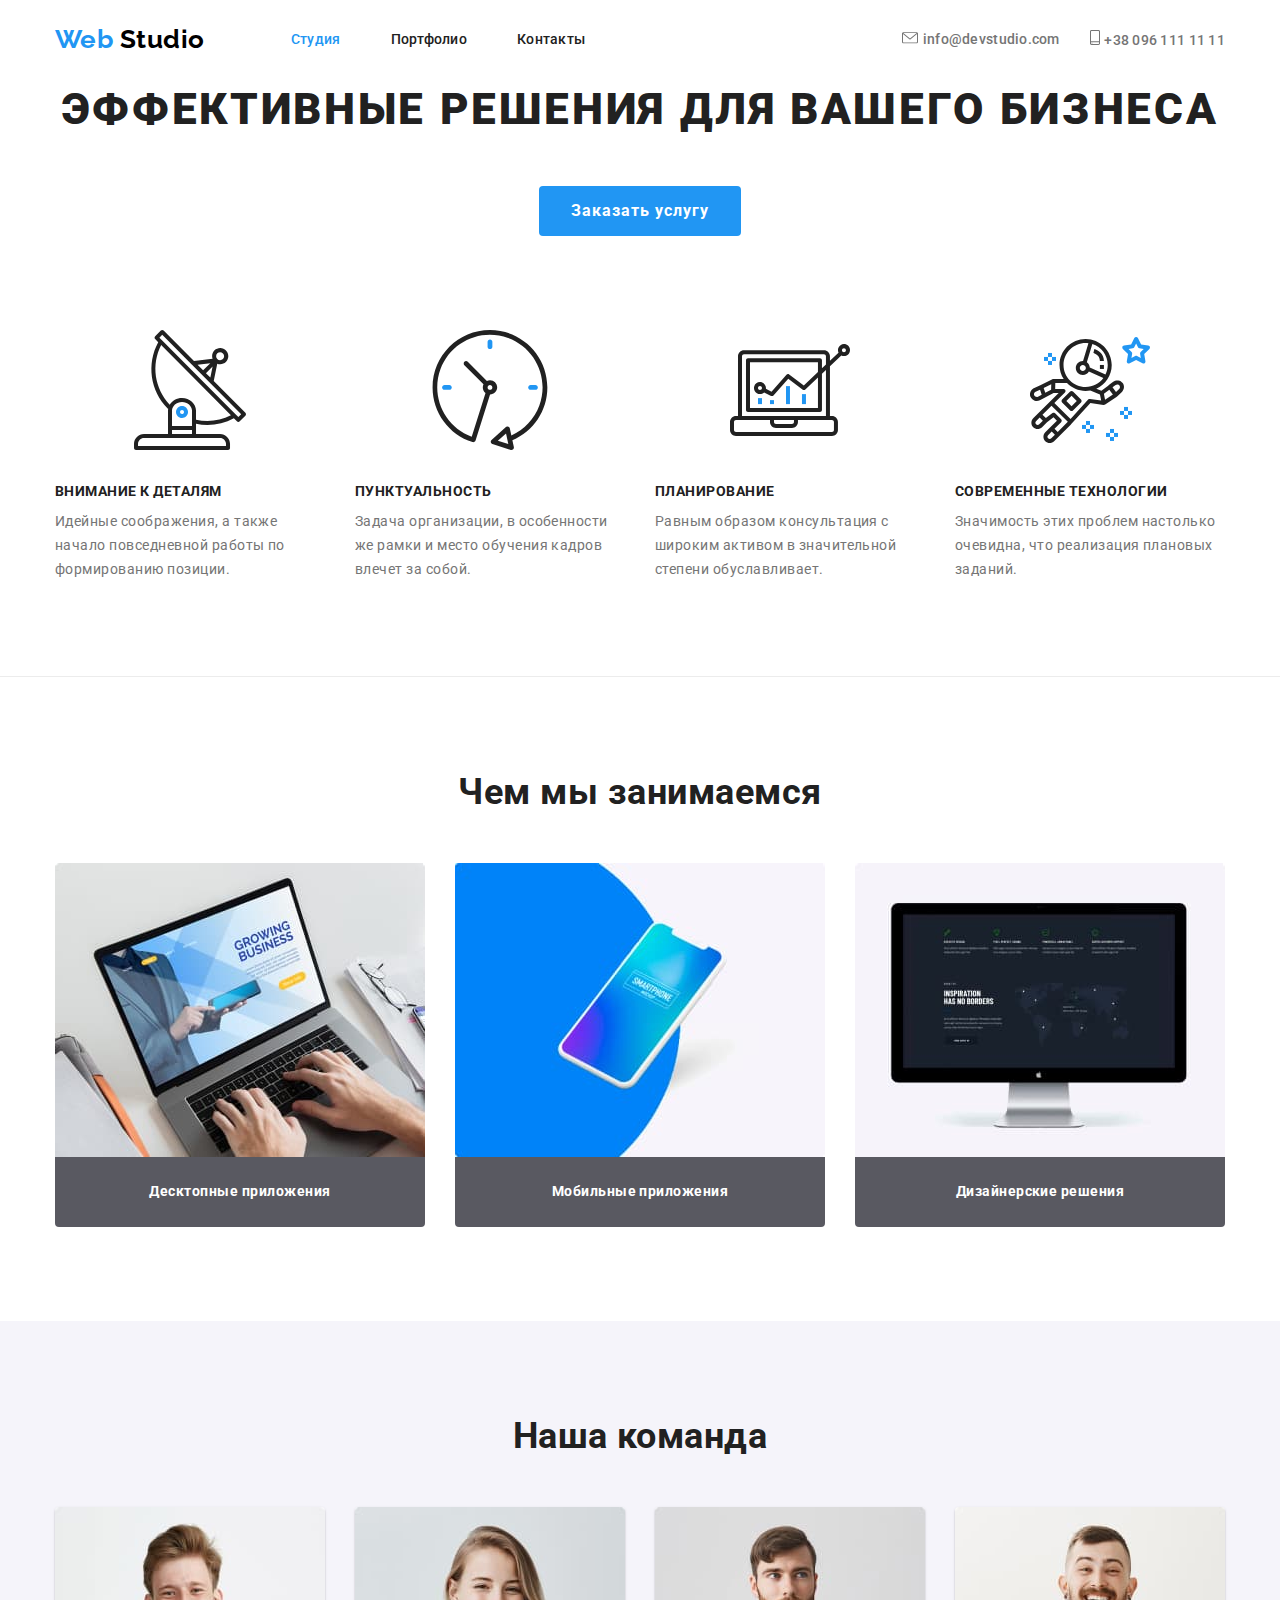
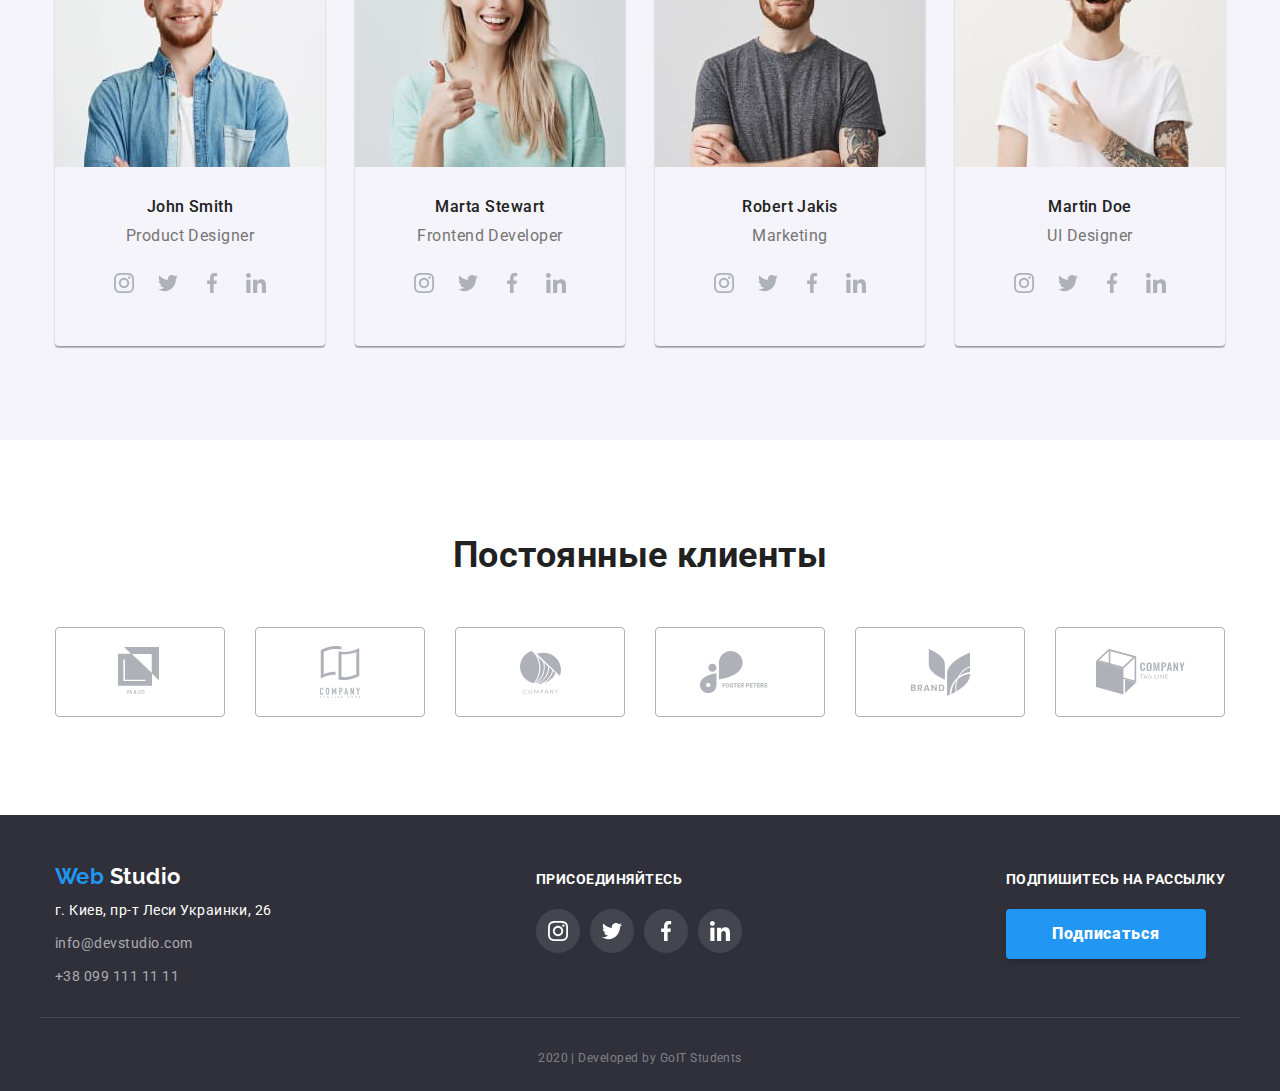
<file: index.html>
<!DOCTYPE html>
<html lang="ru">
  <head>
    <meta charset="UTF-8" />
    <meta name="viewport" content="width=device-width, initial-scale=1.0" />
    <title>Document</title>
    <link
      href="https://fonts.googleapis.com/css2?family=Raleway:wght@700&family=Roboto:wght@400;500;700;900&display=swap"
      rel="stylesheet"
    />
    <link
      rel="stylesheet"
      href="https://cdnjs.cloudflare.com/ajax/libs/modern-normalize/0.6.0/modern-normalize.min.css"
    />
    <link rel="stylesheet" href="./css/styles.css" />
  </head>

  <body>
    <!-- Шапка сайта -->

    <header>
      <div class="page-header container">
        <nav>
          <div class="main-nav">
            <div class="logo">
              <a href="./index.html" class="logo"><span>Web </span>Studio</a>
            </div>
            <div class="site-nav">
              <ul class="site-nav list">
                <li class="item">
                  <a href="#" class="link current">Студия</a>
                </li>
                <li class="item">
                  <a href="./portfolio.html" class="link">Портфолио</a>
                </li>
                <li class="item"><a href="#" class="link">Контакты</a></li>
              </ul>
            </div>
          </div>
        </nav>

        <div class="contacts">
          <ul class="auth-nav list">
            <li class="item">
              <img src="./images/envelope.svg" alt="лого для почты" />
              <a href="mailto:info@devstudio.com" class="link"
                >info@devstudio.com</a
              >
            </li>
            <li class="item">
              <img src="./images/smartphone.svg" alt="лого для телефона" />
              <a href="tel:380961111111" class="link">+38 096 111 11 11</a>
            </li>
          </ul>
        </div>
      </div>
    </header>

    <main>
      <!-- Блок герой -->

      <section class="hero">
        <div class="container">
          <h1 class="hero-title">эффективные решения для вашего бизнеса</h1>
          <a href="#" class="hero-button">Заказать услугу</a>
        </div>
      </section>

      <!-- Преимущества -->

      <section class="section">
        <div class="container">
          <h2 class="visually-hidden">Наши преимущества</h2>
          <ul class="list information">
            <li class="item">
              <img
                class="picture"
                src="./images/1.svg"
                alt="картинка спутник"
                width="270"
                height="120"
              />
              <h3 class="section-title">Внимание к деталям</h3>
              <p class="section-text">
                Идейные соображения, а также начало повседневной работы по
                формированию позиции.
              </p>
            </li>

            <li class="item">
              <img
                class="picture"
                src="./images/2.svg"
                alt="картинка часы"
                width="270"
                height="120"
              />
              <h3 class="section-title">Пунктуальность</h3>
              <p class="section-text">
                Задача организации, в особенности же рамки и место обучения
                кадров влечет за собой.
              </p>
            </li>

            <li class="item">
              <img
                class="picture"
                src="./images/3.svg"
                alt="картинка компьютер"
                width="270"
                height="120"
              />
              <h3 class="section-title">Планирование</h3>
              <p class="section-text">
                Равным образом консультация с широким активом в значительной
                степени обуславливает.
              </p>
            </li>

            <li class="item">
              <img
                class="picture"
                src="./images/4.svg"
                alt="астронавт"
                width="270"
                height="120"
              />
              <h3 class="section-title">Современные технологии</h3>
              <p class="section-text">
                Значимость этих проблем настолько очевидна, что реализация
                плановых заданий.
              </p>
            </li>
          </ul>
        </div>
      </section>

      <!-- чем мы занимаемся -->

      <section class="exampls">
        <div class="container">
          <h2 class="exampls-title">Чем мы занимаемся</h2>
          <ul class="list exampls-box">
            <li class="item">
              <img
                class="img"
                src="./images/img-9.jpg"
                alt="Ноутбук"
                width="370"
                height="294"
              />
              <div class="text-border">
                <h3 class="exampls-text">Десктопные приложения</h3>
              </div>
            </li>

            <li class="item">
              <img
                class="img"
                src="./images/box(1).jpg"
                alt="мобильные приложения"
                width="370"
                height="294"
              />
              <div class="text-border">
                <h3 class="exampls-text">Мобильные приложения</h3>
              </div>
            </li>

            <li class="item">
              <img
                class="img"
                src="./images/img-6.jpg"
                alt="дизайнерские решения"
                width="370"
                height="294"
              />
              <div class="text-border">
                <h3 class="exampls-text">Дизайнерские решения</h3>
              </div>
            </li>
          </ul>
        </div>
      </section>

      <!-- Наша команда -->

      <section class="team">
        <div class="container">
          <h2 class="team-title">Наша команда</h2>
          <ul class="list workers">
            <!-- Джон Смит -->

            <li class="item card-shadow">
              <img
                class="card-images"
                src="./images/img20.jpg"
                alt="фото дизайнера"
                width="270"
                height="260"
              />
              <h3 class="team-name">John Smith</h3>
              <p class="team-work">Product Designer</p>
              <ul class="list social">
                <li>
                  <a
                    href="https://www.instagram.com/"
                    aria-label="ссылка на инстаграм"
                    ><img src="./images/10.svg" alt="instagram logo"
                  /></a>
                </li>
                <li>
                  <a href="https://twitter.com/" aria-label="ссылка на твитер"
                    ><img src="./images/11.svg" alt="twitter logo"
                  /></a>
                </li>
                <li>
                  <a
                    href="https://www.facebook.com/"
                    aria-label="ссылка на фейсбук"
                  >
                    <img src="./images/12.svg" alt="facebook logo"
                  /></a>
                </li>
                <li>
                  <a
                    href="https://www.linkedin.com/"
                    aria-label="ссылка на линкидин"
                    ><img src="./images/13.svg" alt="linkedin logo"
                  /></a>
                </li>
              </ul>
            </li>

            <!-- Марта Стюарт -->

            <li class="item card-shadow">
              <img
                class="card-images"
                src="./images/img21.jpg"
                alt="фото разработчика"
                width="270"
                height="260"
              />
              <h3 class="team-name">Marta Stewart</h3>
              <p class="team-work">Frontend Developer</p>
              <ul class="list social">
                <li>
                  <a
                    href="https://www.instagram.com/"
                    aria-label="ссылка на инстаграм"
                    ><img src="./images/10.svg" alt="instagram logo"
                  /></a>
                </li>
                <li>
                  <a href="https://twitter.com/" aria-label="ссылка на твитер"
                    ><img src="./images/11.svg" alt="twitter logo"
                  /></a>
                </li>
                <li>
                  <a
                    href="https://www.facebook.com/"
                    aria-label="ссылка на фейсбук"
                    ><img src="./images/12.svg" alt="facebook logo"
                  /></a>
                </li>
                <li>
                  <a
                    href="https://www.linkedin.com/"
                    aria-label="ссылка на линкидин"
                    ><img src="./images/13.svg" alt="linkedin logo"
                  /></a>
                </li>
              </ul>
            </li>

            <!-- Роберт Джакис -->

            <li class="item card-shadow">
              <img
                class="card-images"
                src="./images/img22.jpg"
                alt="маркетолог"
                width="270"
                height="260"
              />
              <h3 class="team-name">Robert Jakis</h3>
              <p class="team-work">Marketing</p>
              <ul class="list social">
                <li>
                  <a
                    href="https://www.instagram.com/"
                    aria-label="ссылка на инстаграм"
                    ><img src="./images/10.svg" alt="instagram logo"
                  /></a>
                </li>
                <li>
                  <a href="https://twitter.com/" aria-label="ссылка на твитер"
                    ><img src="./images/11.svg" alt="twitter logo"
                  /></a>
                </li>
                <li>
                  <a
                    href="https://www.facebook.com/"
                    aria-label="ссылка на фейсбук"
                    ><img src="./images/12.svg" alt="facebook logo"
                  /></a>
                </li>
                <li>
                  <a
                    href="https://www.linkedin.com/"
                    aria-label="ссылка на линкидин"
                    ><img src="./images/13.svg" alt="linkedin logo"
                  /></a>
                </li>
              </ul>
            </li>

            <!-- Мартин Дое -->

            <li class="item card-shadow">
              <img
                class="card-images"
                src="./images/img23.jpg"
                alt="дизайнер юа"
                width="270"
                height="260"
              />
              <h3 class="team-name">Martin Doe</h3>
              <p class="team-work">UI Designer</p>
              <ul class="list social">
                <li>
                  <a
                    href="https://www.instagram.com/"
                    aria-label="ссылка на инстаграм"
                    ><img src="./images/10.svg" alt="instagram logo"
                  /></a>
                </li>
                <li>
                  <a href="https://twitter.com/" aria-label="ссылка на твитер"
                    ><img src="./images/11.svg" alt="twitter logo"
                  /></a>
                </li>
                <li>
                  <a
                    href="https://www.facebook.com/"
                    aria-label="ссылка на фейсбук"
                    ><img src="./images/12.svg" alt="facebook logo"
                  /></a>
                </li>
                <li>
                  <a
                    href="https://www.linkedin.com/"
                    aria-label="ссылка на линкидин"
                    ><img src="./images/13.svg" alt="linkedin logo"
                  /></a>
                </li>
              </ul>
            </li>
          </ul>
        </div>
      </section>

      <!-- Наши клиенты -->

      <section class="clients">
        <div class="container">
          <h2 class="clients-title">Постоянные клиенты</h2>
          <ul class="list company">
            <li class="item">
              <a href="#" aria-label="логотип компании1"
                ><img src="./images/Client1.svg" alt="company 1"
              /></a>
            </li>
            <li class="item">
              <a href="#" aria-label="логотип компании2"
                ><img src="./images/Client2.svg" alt="company 2"
              /></a>
            </li>
            <li class="item">
              <a href="#" aria-label="логотип компании3"
                ><img src="./images/Client3.svg" alt="company 3"
              /></a>
            </li>
            <li class="item">
              <a href="#" aria-label="логотип компании4"
                ><img src="./images/Client4.svg" alt="company 4" />
              </a>
            </li>
            <li class="item">
              <a href="#" aria-label="логотип компании5"
                ><img src="./images/Client5.svg" alt="company 5"
              /></a>
            </li>
            <li class="item">
              <a href="#" aria-label="логотип компании6"
                ><img src="./images/Client6.svg" alt="company 6"
              /></a>
            </li>
          </ul>
        </div>
      </section>
    </main>

    <!-- футер -->

    <footer>
      <div class="box-footer container">
        <div class="adress-footer">
          <div class="logo-title">
            <a href="./index.html" class="logo-footer"
              ><span>Web </span>Studio</a
            >
          </div>
          <address class="contacts">
            <ul class="list">
              <li>
                <p class="contacts-text">г. Киев, пр-т Леси Украинки, 26</p>
              </li>
              <li>
                <a href="mailto:info@devstudio.com" class="contacts-link"
                  >info@devstudio.com</a
                >
              </li>
              <li>
                <a href="tel:380991111111" class="tell-link"
                  >+38 099 111 11 11</a
                >
              </li>
            </ul>
          </address>
        </div>

        <div class="footer-social">
          <b class="footer-text">присоединяйтесь</b>
          <ul class="social list">
            <li class="item">
              <a
                href="https://www.instagram.com/"
                aria-label="ссылка на инстаграм"
              >
                <img src="./images/Ellipse1.svg" alt="лого инстаграм" />
              </a>
            </li>
            <li class="item">
              <a href="https://twitter.com/" aria-label="ссылка на твитер"
                ><img src="./images/Ellipse2.svg" alt="лого твитер" />
              </a>
            </li>
            <li class="item">
              <a href="https://www.facebook.com/" aria-label="ссылка на фейсбук"
                ><img
                  class="link"
                  src="./images/Ellipse3.svg"
                  alt="лого фейсбук"
              /></a>
            </li>
            <li class="item">
              <a
                href="https://www.linkedin.com/"
                aria-label="ссылка на линкидин"
                ><img src="./images/Ellipse4.svg" alt="лого линкидин"
              /></a>
            </li>
          </ul>
        </div>

        <div class="box-button">
          <b class="button-text">Подпишитесь на рассылку</b>
          <button type="button" class="button-second">Подписаться</button>
        </div>
      </div>
      <p class="container copyright">2020 | Developed by GoIT Students</p>
    </footer>
  </body>
</html>
</file>
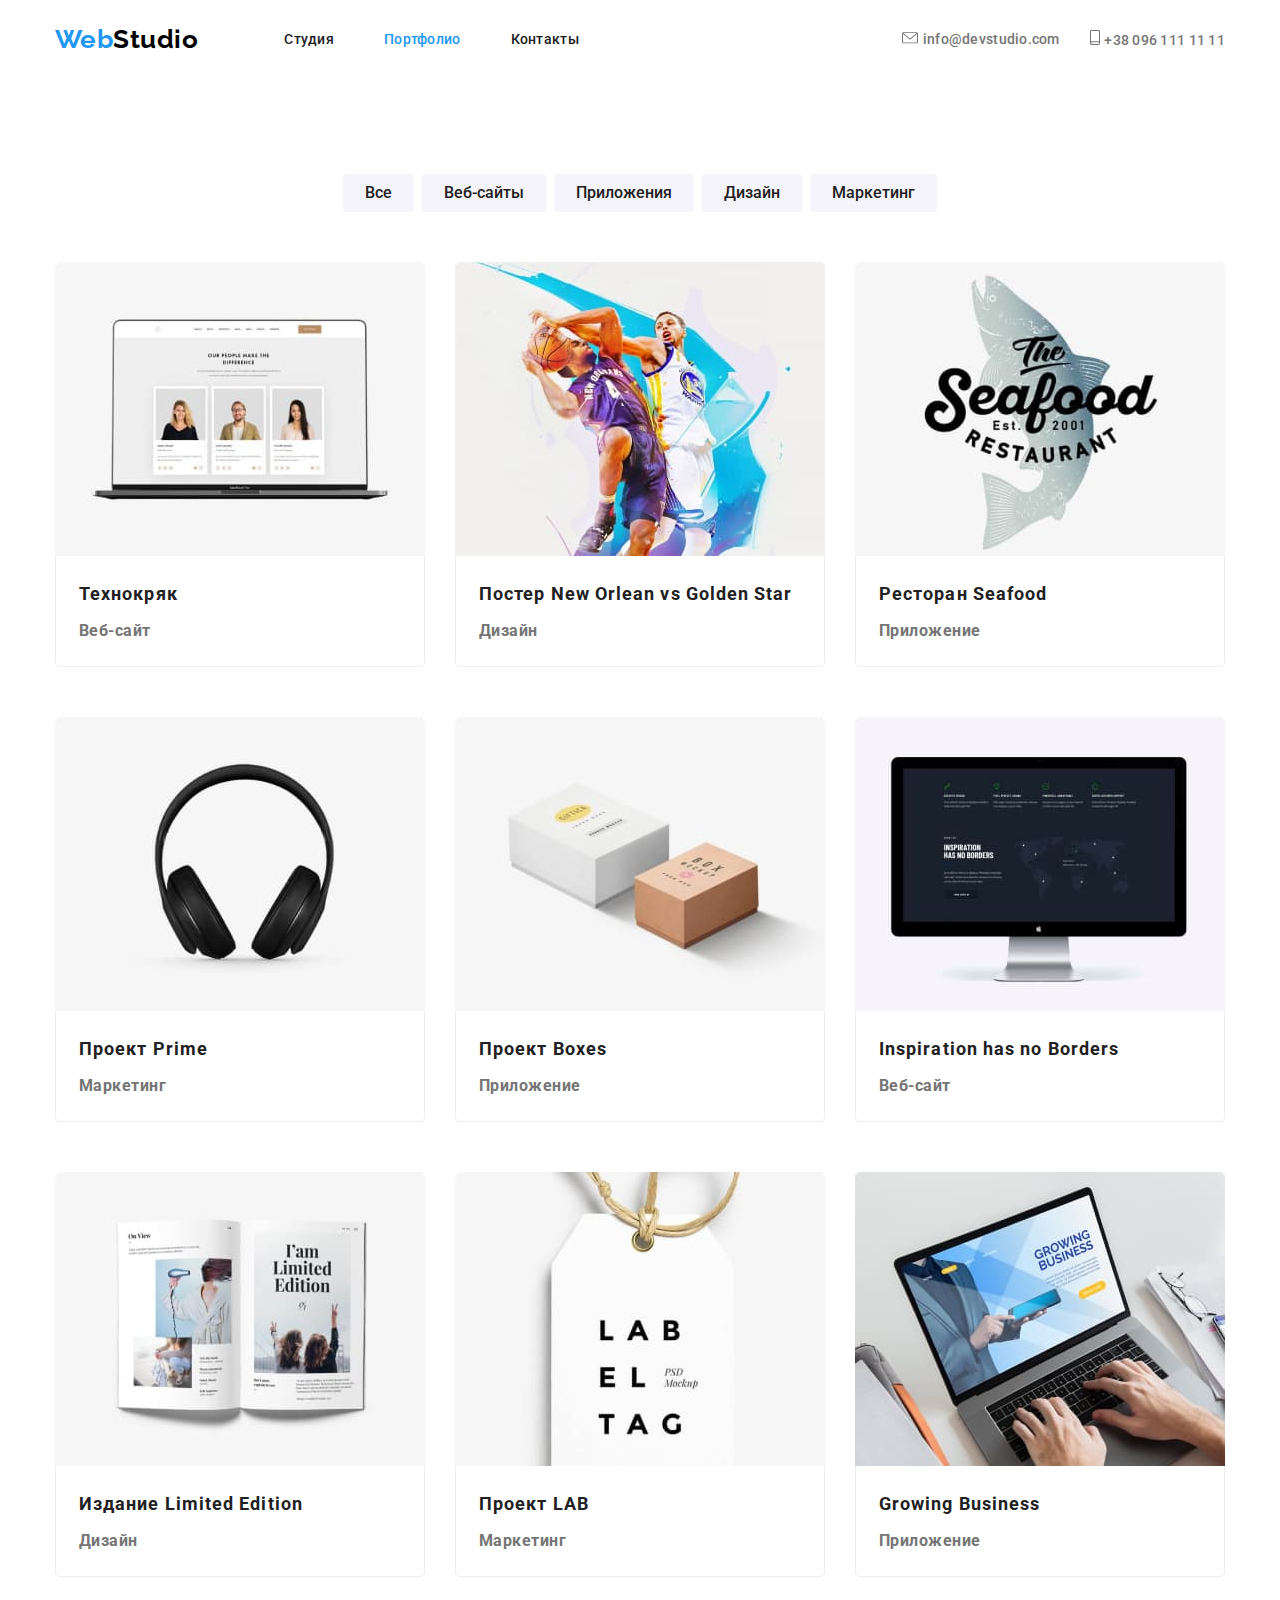
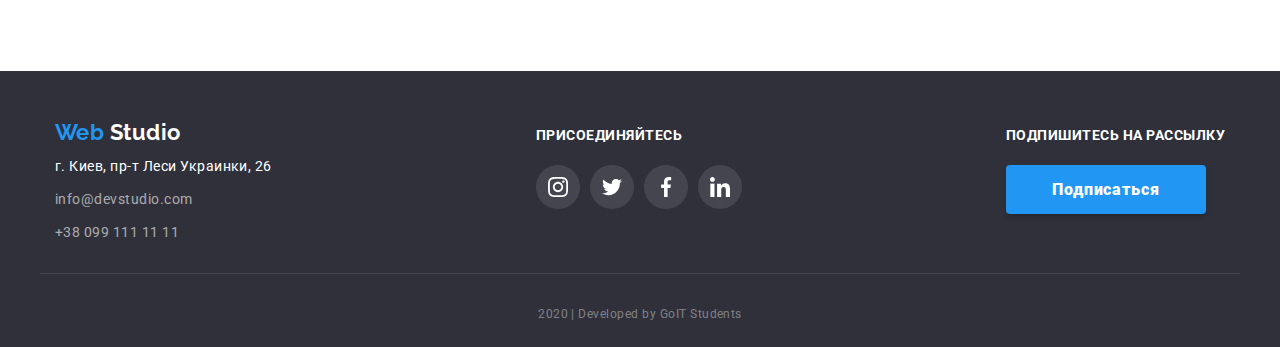
<file: portfolio.html>
<!DOCTYPE html>
<html lang="en">
  <head>
    <meta charset="UTF-8" />
    <meta name="viewport" content="width=device-width, initial-scale=1.0" />
    <title>Document</title>
    <link
      href="https://fonts.googleapis.com/css2?family=Raleway:wght@700&family=Roboto:wght@400;500;700;900&display=swap"
      rel="stylesheet"
    />
    <link
      rel="stylesheet"
      href="https://cdnjs.cloudflare.com/ajax/libs/modern-normalize/0.6.0/modern-normalize.min.css"
    />
    <link rel="stylesheet" href="./css/styles.css" />
  </head>

  <body>
    <!-- Шапка сайта -->
    <header>
      <div class="page-header container">
        <nav>
          <div class="main-nav">
            <div class="logo">
              <a href="./index.html" class="logo"><span>Web</span>Studio</a>
            </div>
            <div class="site-nav">
              <ul class="site-nav list">
                <li class="item">
                  <a href="./index.html" class="link">Студия</a>
                </li>
                <li class="item">
                  <a href="#" class="link current">Портфолио</a>
                </li>
                <li class="item"><a href="#" class="link">Контакты</a></li>
              </ul>
            </div>
          </div>
        </nav>

        <div class="contacts">
          <ul class="auth-nav list">
            <li class="item">
              <img src="./images/envelope.svg" alt="лого для почты" />
              <a href="mailto:info@devstudio.com" class="link"
                >info@devstudio.com</a
              >
            </li>
            <li class="item">
              <img src="./images/smartphone.svg" alt="лого для телефона" />
              <a href="tel:380961111111" class="link">+38 096 111 11 11</a>
            </li>
          </ul>
        </div>
      </div>
    </header>

    <!-- кнопки -->
    <main>
      <section class="main-page">
        <div class="container menu">
          <h1 class="visually-hidden">Наши работы</h1>
          <div class="filtr">
            <ul class="list filtr">
              <li class="item">
                <button type="button" class="btn-type">Все</button>
              </li>
              <li class="item">
                <button type="button" class="btn-type">Веб-сайты</button>
              </li>
              <li class="item">
                <button type="button" class="btn-type">Приложения</button>
              </li>
              <li class="item">
                <button type="button" class="btn-type">Дизайн</button>
              </li>
              <li class="item">
                <button type="button" class="btn-type">Маркетинг</button>
              </li>
            </ul>
          </div>

          <!-- Блок карточки -->

          <ul class="list cards">
            <li class="group item">
              <div class="card">
                <a href="#" class="group-link">
                  <img
                    class="card-images"
                    src="./images/img-1.jpg"
                    alt="картинка ноутбука"
                    width="370"
                    height="294"
                  />
                  <div class="card-content">
                    <h2 class="group-title">Технокряк</h2>
                    <p class="group-text-short">Веб-сайт</p>
                    <!-- <p class="group-text">
                                                          Технокряк это современная площадка распространения коронавируса.
                                                          Компании используют эту платформу для цифрового шпионажа и атак
                                                          на защищённые сервера конкурентов.
                                                        </p> -->
                  </div>
                </a>
              </div>
            </li>

            <li class="group item">
              <a href="#" class="group-link">
                <img
                  class="card-images"
                  src="./images/img-2.jpg"
                  alt="постер для баскетбола"
                  width="370"
                  height="294"
                />
                <div class="card-content">
                  <h2 class="group-title">Постер New Orlean vs Golden Star</h2>
                  <p class="group-text-short">Дизайн</p>
                  <!-- <p class="group-text">
                                          Lorem, ipsum dolor sit amet consectetur adipisicing elit. Iste,
                                          aliquam!
                                        </p> -->
                </div>
              </a>
            </li>

            <li class="group item">
              <a href="#" class="group-link">
                <img
                  class="card-images"
                  src="./images/img-3.jpg"
                  alt="вывеска для ресторана"
                  width="370"
                  height="294"
                />
                <div class="card-content">
                  <h2 class="group-title">Ресторан Seafood</h2>
                  <p class="group-text-short">Приложение</p>
                  <!-- <p class="group-text">
                                          Lorem ipsum dolor sit amet consectetur adipisicing elit.
                                          Necessitatibus, nisi?
                                        </p> -->
                </div>
              </a>
            </li>

            <li class="group item">
              <a href="#" class="group-link">
                <img
                  class="card-images"
                  src="./images/img-4.jpg"
                  alt="Фото наушники"
                  width="370"
                  height="294"
                />
                <div class="card-content">
                  <h2 class="group-title">Проект Prime</h2>
                  <p class="group-text-short">Маркетинг</p>
                  <!-- <p class="group-text">
                                              Lorem ipsum dolor sit amet consectetur adipisicing elit. Enim,
                                              qui?
                                            </p> -->
                </div>
              </a>
            </li>

            <li class="group item">
              <a href="#" class="group-link">
                <img
                  class="card-images"
                  src="./images/img-5.jpg"
                  alt="Картинка коробки"
                  width="370"
                  height="294"
                />
                <div class="card-content">
                  <h2 class="group-title">Проект Boxes</h2>
                  <p class="group-text-short">Приложение</p>
                  <!-- <p class="group-text">
                                              Lorem ipsum dolor, sit amet consectetur adipisicing elit.
                                              Nesciunt, dicta?
                                            </p> -->
                </div>
              </a>
            </li>

            <li class="group item">
              <a href="#" class="group-link">
                <img
                  class="card-images"
                  src="./images/img-6.jpg"
                  alt="фото компьютера"
                  width="370"
                  height="294"
                />
                <div class="card-content">
                  <h2 class="group-title">Inspiration has no Borders</h2>
                  <p class="group-text-short">Веб-сайт</p>
                  <!-- <p class="group-text">
                                              Lorem ipsum dolor sit amet consectetur adipisicing elit. Quas,
                                              possimus!
                                            </p> -->
                </div>
              </a>
            </li>

            <li class="group item">
              <a href="#" class="group-link">
                <img
                  class="card-images"
                  src="./images/img-7.jpg"
                  alt="книга"
                  width="370"
                  height="294"
                />
                <div class="card-content">
                  <h2 class="group-title">Издание Limited Edition</h2>
                  <p class="group-text-short">Дизайн</p>
                  <!-- <p class="group-text">
                                              Lorem ipsum dolor sit amet consectetur adipisicing elit.
                                              Consequuntur, minima.
                                            </p> -->
                </div>
              </a>
            </li>

            <li class="group item">
              <a href="#" class="group-link">
                <img
                  class="card-images"
                  src="./images/img-8.jpg"
                  alt="рекламная бирка"
                  width="370"
                  height="294"
                />
                <div class="card-content">
                  <h2 class="group-title">Проект LAB</h2>
                  <p class="group-text-short">Маркетинг</p>
                  <!-- <p class="group-text">
                                              Lorem ipsum, dolor sit amet consectetur adipisicing elit.
                                              Obcaecati, at.
                                            </p> -->
                </div>
              </a>
            </li>

            <li class="group item">
              <a href="#" class="group-link">
                <img
                  class="card-images"
                  src="./images/img-9.jpg"
                  alt="картинка ноутбук"
                  width="370"
                  height="294"
                />
                <div class="card-content">
                  <h2 class="group-title">Growing Business</h2>
                  <p class="group-text-short">Приложение</p>
                  <!-- <p class="group-text">
                                              Lorem ipsum dolor sit amet consectetur adipisicing elit.
                                              Tempore, earum.
                                            </p> -->
                </div>
              </a>
            </li>
          </ul>
        </div>
      </section>
    </main>

    <!-- футер -->
    <footer>
      <div class="box-footer container">
        <div class="adress-footer">
          <div class="logo-title">
            <a href="./index.html" class="logo-footer"
              ><span>Web </span>Studio</a
            >
          </div>
          <address class="contacts">
            <ul class="list">
              <li>
                <p class="contacts-text">г. Киев, пр-т Леси Украинки, 26</p>
              </li>
              <li>
                <a href="mailto:info@devstudio.com" class="contacts-link"
                  >info@devstudio.com</a
                >
              </li>
              <li>
                <a href="tel:380991111111" class="tell-link"
                  >+38 099 111 11 11</a
                >
              </li>
            </ul>
          </address>
        </div>

        <div class="footer-social">
          <b class="footer-text">присоединяйтесь</b>
          <ul class="social list">
            <li class="item">
              <a
                href="https://www.instagram.com/"
                aria-label="ссылка на инстаграм"
              >
                <img src="./images/Ellipse1.svg" alt="лого инстаграм" />
              </a>
            </li>
            <li class="item">
              <a href="https://twitter.com/" aria-label="ссылка на твитер"
                ><img src="./images/Ellipse2.svg" alt="лого твитер" />
              </a>
            </li>
            <li class="item">
              <a href="https://www.facebook.com/" aria-label="ссылка на фейсбук"
                ><img
                  class="link"
                  src="./images/Ellipse3.svg"
                  alt="лого фейсбук"
              /></a>
            </li>
            <li class="item">
              <a
                href="https://www.linkedin.com/"
                aria-label="ссылка на линкидин"
                ><img src="./images/Ellipse4.svg" alt="лого линкидин"
              /></a>
            </li>
          </ul>
        </div>

        <div class="box-button">
          <b class="button-text">Подпишитесь на рассылку</b>
          <button type="button" class="button-second">Подписаться</button>
        </div>
      </div>
      <p class="container copyright">2020 | Developed by GoIT Students</p>
    </footer>
  </body>
</html>
</file>
<file: css/styles.css>
/* основной цвет #212121*/
/* вспомогательный цвет #757575 */
/* белый #FFFFFF */
/* акцент #2196F3 */
:root {
  --primary-text-color: #212121;
  --secondary-text-color: #757575;
  --accent-color: #2196f3;
  --primary-white-color: #ffffff;
}

body {
  background-color: #ffffff;
  color: var(--primary-text-color);
  font-family: Roboto, sans-serif;
  letter-spacing: 0.03em;
}
/* утилиты */

.container {
  width: 1200px;
  margin-left: auto;
  margin-right: auto;
  padding-left: 15px;
  padding-right: 15px;
}

.list {
  list-style: none;
  padding: 0;
  margin: 0;
}

.visually-hidden {
  position: absolute;
  width: 1px;
  height: 1px;
  margin: -1px;
  border: 0;
  padding: 0;
  clip: rect(0 0 0 0);
  overflow: hidden;
}

.img {
  display: block;
}

/* логотип */

.logo {
  color: #000000;
  text-decoration: none;
  font-family: Raleway;
  font-weight: 700;
  font-size: 26px;
  line-height: 1.2;
}

.logo > span {
  color: var(--accent-color);
}

/* Навигация */

.page-header {
  display: flex;
  align-items: center;
}

.main-nav {
  display: flex;
  align-items: center;
}

.contacts {
  margin-left: auto;
}

.site-nav,
.auth-nav {
  display: flex;
}

.site-nav.list {
  margin-left: 86px;
}

.site-nav .item {
  margin-right: 50px;
}

.site-nav .item:last-child {
  margin-right: 0;
}

.site-nav .link {
  display: block;
  padding-top: 32px;
  padding-bottom: 32px;
  color: var(--primary-text-color);
  text-decoration: none;
  font-weight: 500;
  font-size: 14px;
  line-height: 1.14;
  letter-spacing: 0.02em;
}

.site-nav .link.current {
  color: var(--accent-color);
}

.site-nav .link:hover,
.site-nav .link:focus,
.auth-nav .link:hover,
.auth-nav .link:focus {
  color: var(--accent-color);
}

.auth-nav .item + .item {
  margin-left: 30px;
}

.auth-nav .link {
  color: var(--secondary-text-color);
  text-decoration: none;
  font-weight: 500;
  font-size: 14px;
  line-height: 1.14;
  letter-spacing: 0.02em;
}

/* hero */

.hero {
  text-align: center;
}

.hero-title {
  margin-top: 0;
  margin-bottom: 46px;
  font-weight: 900;
  font-size: 44px;
  line-height: 1.36;
  letter-spacing: 0.06em;
  text-transform: uppercase;
}

.hero-button {
  display: inline-block;
  min-width: 200px;
  border-radius: 4px;
  padding: 10px 32px;

  color: var(--primary-white-color);
  background-color: var(--accent-color);

  font-family: inherit;
  text-decoration: none;
  font-weight: 700;
  font-size: 16px;
  line-height: 1.87;
  letter-spacing: 0.06em;
}
/* section  преимущества*/

.section {
  padding-top: 94px;
  padding-bottom: 94px;
  border-bottom: 1px solid #ececec;
}

.section .section-title {
  font-weight: 700;
  font-size: 14px;
  line-height: 1.14;
  text-transform: uppercase;
  margin-top: 0;
  margin-bottom: 10px;
}

.section .section-text {
  margin-top: 0;
  margin-bottom: 0;
  color: var(--secondary-text-color);
  font-size: 14px;
  line-height: 1.71;
}
.information .picture {
  margin-bottom: 30px;
}

.list.information {
  display: flex;
}

.information .item {
  margin-right: 30px;
}

.information .item:last-child {
  margin-right: 0;
}

/* чем мы занимаемся (карточки товара) */

.exampls .item {
  margin-right: 30px;
}

.exampls .item:last-child {
  margin-right: 0;
}

.list.exampls-box {
  display: flex;
}

.exampls {
  padding-top: 94px;
  padding-bottom: 94px;
}

.exampls-title {
  margin-top: 0;
  margin-bottom: 50px;

  font-weight: 700;
  font-size: 36px;
  line-height: 1.17;
  text-align: center;
}

.text-border {
  overflow: hidden;
  border-radius: 0px 0px 4px 4px;
}

.exampls-text {
  margin-top: 0;
  margin-bottom: 0;
  padding: 27px 0px 27px 0px;
  width: 370px;
  color: var(--primary-white-color);
  background: rgba(47, 48, 58, 0.8);
  font-weight: 700;
  font-size: 14px;
  line-height: 1.14;
  text-align: center;
}

/* Наша команда (карточки работников) */

.list.workers {
  display: flex;
  text-align: center;
}

.team .item {
  margin-right: 30px;
  overflow: hidden;
}

.team .item:last-child {
  margin-right: 0;
}

.list .social {
  display: flex;
  margin-bottom: 37px;
  justify-content: center;
}

.team {
  padding-top: 94px;
  padding-bottom: 94px;
  background: #f5f4fa;
}

.card-shadow {
  box-shadow: 0px 2px 1px rgba(0, 0, 0, 0.2), 0px 1px 1px rgba(0, 0, 0, 0.14),
    0px 1px 3px rgba(0, 0, 0, 0.12);
  border-radius: 4px;
}

.team .team-title {
  margin-top: 0;
  margin-bottom: 50px;
  font-weight: 700;
  font-size: 36px;
  line-height: 1.17;
  text-align: center;
}
.team .team-name {
  margin-top: 30px;
  margin-bottom: 0;
  font-weight: 500;
  font-size: 16px;
  line-height: 1.19;
}

.team .team-work {
  margin-top: 10px;
  margin-bottom: 16px;
  color: var(--secondary-text-color);
  font-weight: 400;
  font-size: 16px;
  line-height: 1.19;
}

/* Наши клиенты */

.clients {
  padding-top: 94px;
  padding-bottom: 94px;
}

.clients .clients-title {
  margin-top: 0;
  margin-bottom: 50px;
  font-weight: 700;
  font-size: 36px;
  line-height: 1.17;
  text-align: center;
}

.list.company {
  display: flex;
}

.clients .item {
  margin-right: 30px;
}

.clients .item:last-child {
  margin-right: 0;
}

/* футер */

footer {
  color: var(--primary-white-color);
  background-color: #2f303a;
}

.logo-footer {
  display: inline-block;
  margin-bottom: 10px;
  color: var(--primary-white-color);
  text-decoration: none;
  font-family: Raleway;
  font-weight: 700;
  font-size: 22px;
  line-height: 1.2;
}

.contacts .contacts-link {
  display: inline-block;
  margin-bottom: 9px;

  color: rgba(255, 255, 255, 0.6);

  font-style: normal;
  text-decoration: none;
  font-weight: 400;
  font-size: 14px;
  line-height: 1.71;
}

.contacts .tell-link {
  display: inline-block;
  color: rgba(255, 255, 255, 0.6);

  font-style: normal;
  text-decoration: none;
  font-weight: 400;
  font-size: 14px;
  line-height: 1.71;
}

.box-footer {
  display: flex;
  align-items: baseline;
  justify-content: space-between;
  padding-top: 48px;
  padding-bottom: 28px;
}

.contacts .contacts-text {
  display: inline-block;
  margin-top: 0;
  margin-bottom: 9px;

  font-style: normal;
  font-weight: 400;
  font-size: 14px;
  line-height: 1.71;
}

.social.list {
  display: flex;
}

.social .item {
  margin-right: 10px;
}
.social .item:last-child {
  margin-right: 0px;
}

.button-text {
  margin-bottom: 21px;
}

.logo-footer > span {
  color: var(--accent-color);
}

.footer-text {
  display: block;
  margin-bottom: 21px;

  font-weight: 700;
  font-size: 14px;
  line-height: 1.14;
  text-transform: uppercase;
}

.button-text {
  display: block;
  font-weight: 700;
  font-size: 14px;
  line-height: 1.14;
  text-transform: uppercase;
}

.button-second {
  display: inline-block;
  min-width: 200px;
  border-radius: 4px;
  padding: 10px 45px;
  border: 0px;

  color: var(--primary-white-color);
  background-color: var(--accent-color);
  box-shadow: 0px 4px 4px rgba(0, 0, 0, 0.15);
  font-family: inherit;
  font-weight: 900;
  font-size: 16px;
  line-height: 1.87;
  letter-spacing: 0.06em;
}

.container.copyright {
  margin-bottom: 0;
  margin-top: 0;
  padding-top: 28px;
  padding-bottom: 21px;

  border-top: 1px solid rgba(255, 255, 255, 0.1);
  color: rgba(255, 255, 255, 0.4);

  font-weight: normal;
  font-size: 12px;
  line-height: 2;
  text-align: center;
}

/* Страничка портфолио!!!! */

/* Кнопки */

.list.filtr {
  display: flex;
  justify-content: center;
}

.filtr .item {
  margin-right: 8px;
}
.filtr .item:last-child {
  margin-right: 0;
}
.container.menu {
  padding-top: 94px;
  padding-bottom: 94px;
}

.main-page .btn-type {
  text-align: center;
  padding: 6px 22px;
  border: none;
  border-radius: 4px;
  color: var(--primary-text-color);
  background: #f5f4fa;
  font-weight: 500;
  font-size: 16px;
  line-height: 1.62;
}

.main-page .btn-type:hover,
.main-page .btn-type:focus {
  color: var(--primary-white-color);
  background: var(--accent-color);
}

/* Карточки товаров */

.card {
  border-top-right-radius: 5px;
  border-top-left-radius: 5px;
  overflow: hidden;
}

.card-content {
  padding: 20px 23px;
  border-left: 1px solid #eeeeee;
  border-right: 1px solid #eeeeee;
  border-bottom: 1px solid #eeeeee;
  border-bottom-right-radius: 5px;
  border-bottom-left-radius: 5px;
}

.card-images {
  display: block;
}

.list.cards {
  display: flex;
  flex-wrap: wrap;
  margin-top: 50px;
}

.group-link {
  display: block;
}

.group a {
  text-decoration: none;
}

.group.item {
  margin-right: 30px;
  margin-top: 50px;
}

.group.item:nth-child(-n + 3) {
  margin-top: 0;
}

.group.item:nth-child(3n) {
  margin-right: 0;
}

.group .group-title {
  margin-top: 0;
  margin-bottom: 0;
  color: var(--primary-text-color);
  font-weight: 700;
  font-size: 18px;
  line-height: 2;
  letter-spacing: 0.06em;
}

.group .group-text-short {
  margin-top: 4px;
  margin-bottom: 0;
  color: var(--secondary-text-color);
  font-weight: 700;
  font-size: 16px;
  line-height: 1.87;
}

.group .group-text {
  color: var(--primary-white-color);
  background: var(--accent-color);
  font-weight: 400;
  font-size: 18px;
  line-height: 1.56;
}
</file>
